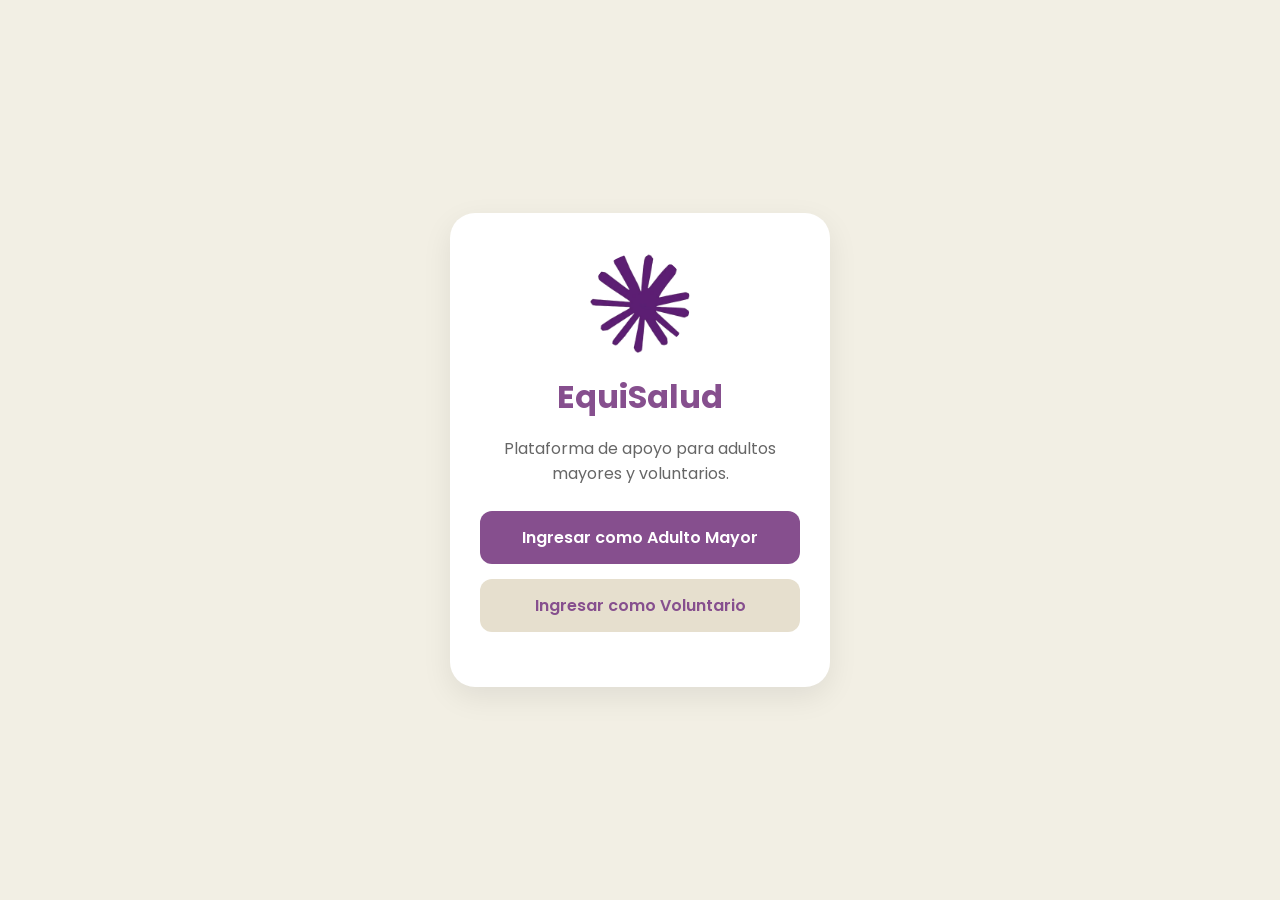
<file: index.html>
<!DOCTYPE html>
<html lang="es">
<head>
    <meta charset="UTF-8">
    <meta name="viewport" content="width=device-width, initial-scale=1.0">
    <title>EquiSalud</title>

    <link rel="stylesheet" href="css/style.css">

    <link href="https://fonts.googleapis.com/css2?family=Poppins:wght@300;400;500;600;700&display=swap" rel="stylesheet">

</head>
<body>

<div class="landing-container">

    <div class="landing-card">

        <div class="logo-circle">
            <img src="img/logo.png" alt="Logo EquiSalud">
        </div>

        <h1>EquiSalud</h1>

        <p class="subtitle">
            Plataforma de apoyo para adultos mayores y voluntarios.
        </p>

        <a href="adulto/inicio.html" class="btn-primary">
            Ingresar como Adulto Mayor
        </a>

        <a href="voluntario/inicio.html" class="btn-secondary">
            Ingresar como Voluntario
        </a>

    </div>

</div>

</body>
</html>
</file>
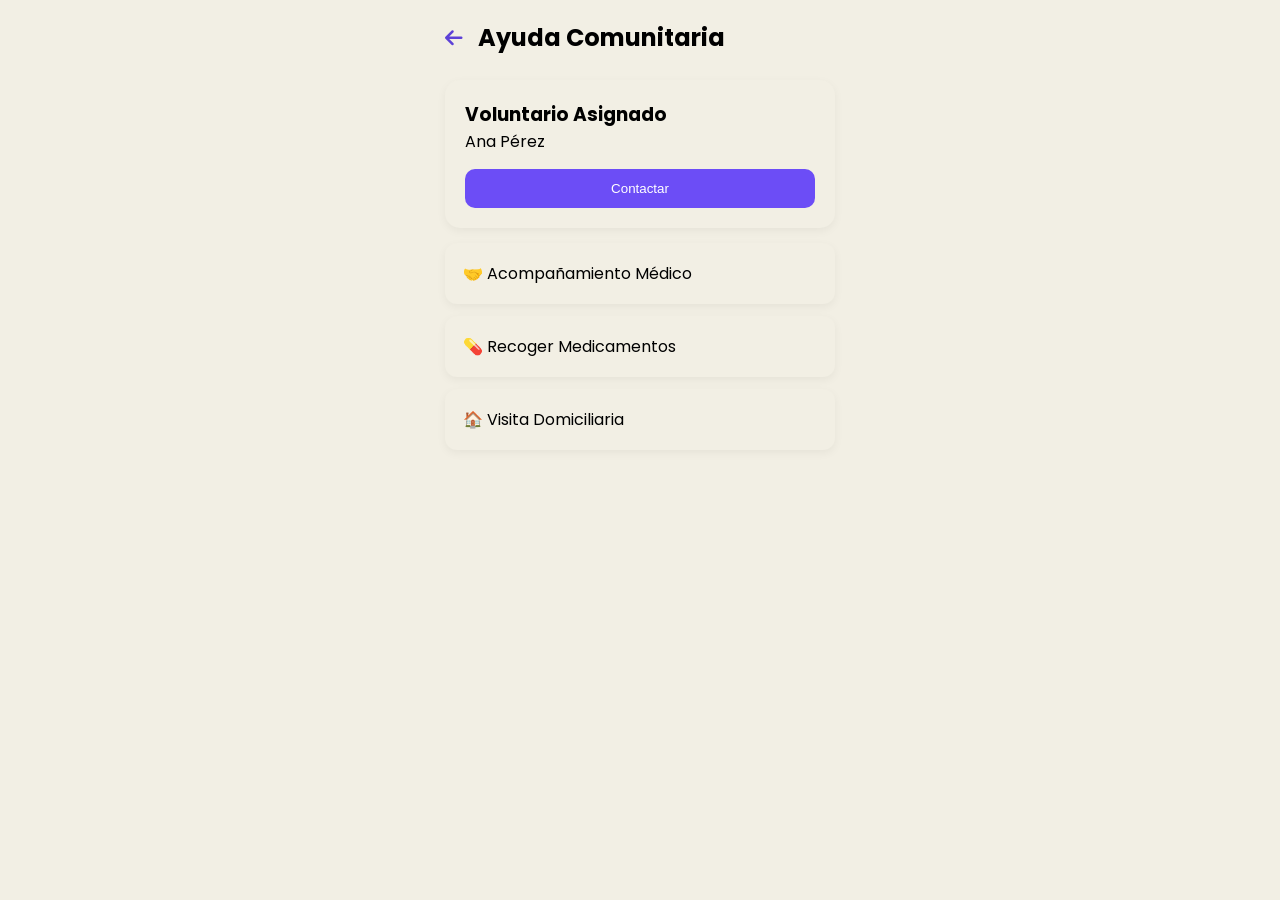
<file: adulto/ayuda.html>
<!DOCTYPE html>
<html lang="es">
    <link href="https://fonts.googleapis.com/css2?family=Poppins:wght@300;400;500;600;700&display=swap" rel="stylesheet">
<head>

<meta charset="UTF-8">
<meta name="viewport" content="width=device-width, initial-scale=1.0">

<title>Ayuda Comunitaria</title>

<link rel="stylesheet" href="../css/style.css">

<link rel="stylesheet"
href="https://cdnjs.cloudflare.com/ajax/libs/font-awesome/6.5.2/css/all.min.css">
<link href="https://fonts.googleapis.com/css2?family=Poppins:wght@300;400;500;600;700&display=swap" rel="stylesheet">

</head>

<body>

<div class="mobile-container">

    <div class="page-header">

        <a href="inicio.html">
            <i class="fa-solid fa-arrow-left"></i>
        </a>

        <h2>Ayuda Comunitaria</h2>

    </div>

    <div class="volunteer-card">

        <h3>Voluntario Asignado</h3>

        <p>Ana Pérez</p>

        <button class="contact-btn">
            Contactar
        </button>

    </div>

    <div class="help-option">

        🤝 Acompañamiento Médico

    </div>

    <div class="help-option">

        💊 Recoger Medicamentos

    </div>

    <div class="help-option">

        🏠 Visita Domiciliaria

    </div>

</div>

</body>
</html>
</file>
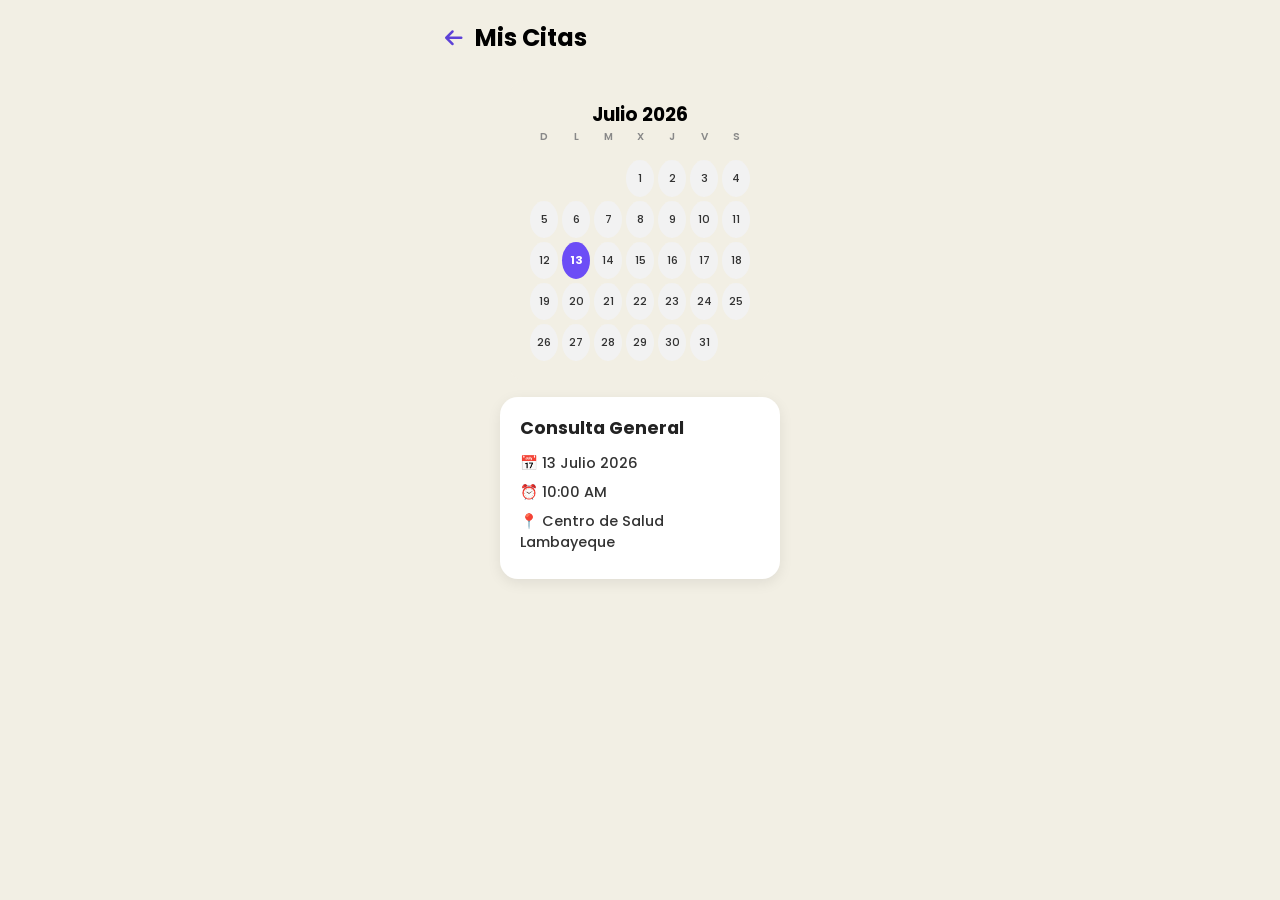
<file: adulto/citas.html>
<!DOCTYPE html>
<html lang="es">
  <link href="https://fonts.googleapis.com/css2?family=Poppins:wght@300;400;500;600;700&display=swap" rel="stylesheet">
<head>
<meta charset="UTF-8">
<meta name="viewport" content="width=device-width, initial-scale=1.0">

<title>Mis Citas</title>

<link rel="stylesheet" href="../css/style.css">

<link href="https://fonts.googleapis.com/css2?family=Poppins:wght@300;400;500;600;700&display=swap" rel="stylesheet">
<link href="https://fonts.googleapis.com/css2?family=Poppins:wght@300;400;500;600;700&display=swap" rel="stylesheet">

<link rel="stylesheet"
href="https://cdnjs.cloudflare.com/ajax/libs/font-awesome/6.5.2/css/all.min.css">

<style>
  body {
    font-family: 'Poppins', sans-serif;
  }

  .mobile-container {
    display: flex;
    flex-direction: column;
    align-items: center;
    text-align: center;
  }

  .page-header {
    width: 100%;
    display: flex;
    align-items: center;
    justify-content: flex-start;
    gap: 12px;
    text-align: left;
}

  .calendar-box {
    width: 100%;
    max-width: 260px;
    margin: 0 auto;
  }

  .calendar-box h3 {
    text-align: center;
  }

  .calendar-weekdays {
    display: grid;
    grid-template-columns: repeat(7, 1fr);
    gap: 4px;
    text-align: center;
    font-size: 0.65rem;
    font-weight: 600;
    color: #888;
    margin-bottom: 4px;
  }

  .calendar-grid {
    display: grid;
    grid-template-columns: repeat(7, 1fr);
    gap: 4px;
    justify-content: center;
  }

  .calendar-grid div {
    aspect-ratio: 1 / 1;
    width: 100%;
    max-width: 28px;
    margin: 0 auto;
    display: flex;
    align-items: center;
    justify-content: center;
    border-radius: 50%;
    background: #f2f2f2;
    font-size: 0.7rem;
    font-weight: 500;
    color: #333;
    transition: background 0.2s, color 0.2s;
  }

  .calendar-grid div.empty {
    background: transparent;
  }

  .calendar-grid div.active-day {
    background: #4caf93;
    color: #fff;
    font-weight: 700;
  }

  /* --- Tarjeta de cita estilo imagen --- */
  .appointment-card {
    width: 100%;
    max-width: 280px;
    margin: 16px auto 0;
    text-align: left;
    background: #fff;
    border-radius: 18px;
    padding: 18px 20px;
    box-shadow: 0 4px 14px rgba(0, 0, 0, 0.08);
  }

  .appointment-card h3 {
    font-family: 'Poppins', sans-serif;
    font-size: 1.1rem;
    font-weight: 700;
    color: #222;
    margin: 0 0 12px 0;
  }

  .appointment-card p {
    font-family: 'Poppins', sans-serif;
    font-size: 0.9rem;
    font-weight: 500;
    color: #333;
    display: flex;
    align-items: center;
    gap: 8px;
    margin: 8px 0;
  }
</style>

</head>
<body>

<div class="mobile-container">

    <div class="page-header">

        <a href="inicio.html">
            <i class="fa-solid fa-arrow-left"></i>
        </a>

        <h2>Mis Citas</h2>

    </div>

    <div class="calendar-box">

        <h3>Julio 2026</h3>

        <div class="calendar-weekdays">
            <div>D</div>
            <div>L</div>
            <div>M</div>
            <div>X</div>
            <div>J</div>
            <div>V</div>
            <div>S</div>
        </div>

        <div class="calendar-grid">

            <div class="empty"></div>
            <div class="empty"></div>
            <div class="empty"></div>
            <div>1</div>
            <div>2</div>
            <div>3</div>
            <div>4</div>

            <div>5</div>
            <div>6</div>
            <div>7</div>
            <div>8</div>
            <div>9</div>
            <div>10</div>
            <div>11</div>

            <div>12</div>
            <div class="active-day">13</div>
            <div>14</div>
            <div>15</div>
            <div>16</div>
            <div>17</div>
            <div>18</div>

            <div>19</div>
            <div>20</div>
            <div>21</div>
            <div>22</div>
            <div>23</div>
            <div>24</div>
            <div>25</div>

            <div>26</div>
            <div>27</div>
            <div>28</div>
            <div>29</div>
            <div>30</div>
            <div>31</div>

        </div>

    </div>

    <div class="appointment-card">

        <h3>Consulta General</h3>

        <p>📅 13 Julio 2026</p>

        <p>⏰ 10:00 AM</p>

        <p>📍 Centro de Salud Lambayeque</p>

    </div>

</div>

</body>
</html>
</file>
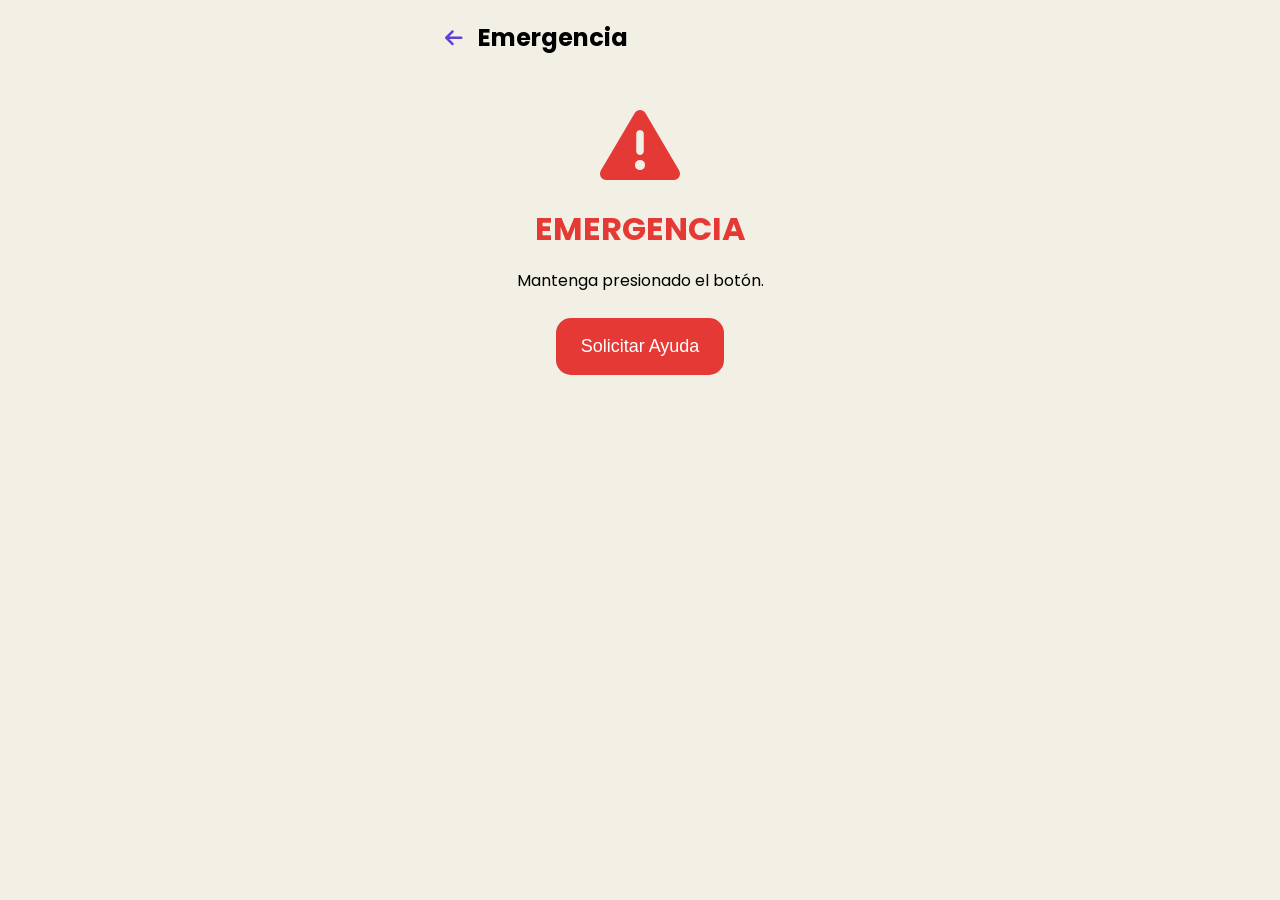
<file: adulto/emergencia.html>
<!DOCTYPE html>
<html lang="es">
    <link href="https://fonts.googleapis.com/css2?family=Poppins:wght@300;400;500;600;700&display=swap" rel="stylesheet">
<head>

<meta charset="UTF-8">
<meta name="viewport" content="width=device-width, initial-scale=1.0">

<title>Emergencia</title>

<link rel="stylesheet" href="../css/style.css">

<link rel="stylesheet"
href="https://cdnjs.cloudflare.com/ajax/libs/font-awesome/6.5.2/css/all.min.css">
<link href="https://fonts.googleapis.com/css2?family=Poppins:wght@300;400;500;600;700&display=swap" rel="stylesheet">

</head>

<body>

<div class="mobile-container">

    <div class="page-header">

        <a href="inicio.html">
            <i class="fa-solid fa-arrow-left"></i>
        </a>

        <h2>Emergencia</h2>

    </div>

    <div class="emergency-screen">

        <i class="fa-solid fa-triangle-exclamation"></i>

        <h1>EMERGENCIA</h1>

        <p>
            Mantenga presionado el botón.
        </p>

        <button id="panicButton">

            Solicitar Ayuda

        </button>

    </div>

</div>

<script src="../js/app.js"></script>

</body>
</html>
</file>
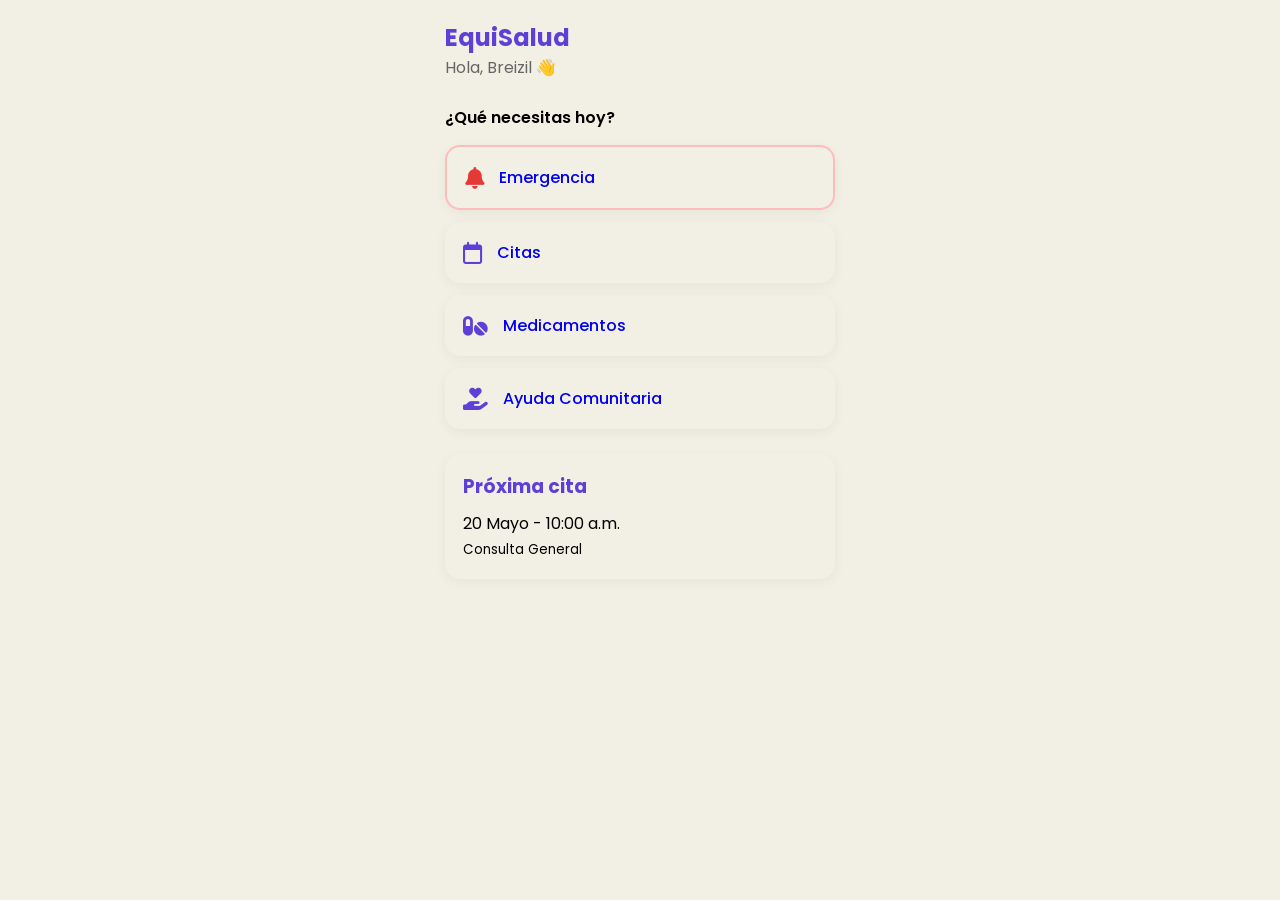
<file: adulto/inicio.html>
<!DOCTYPE html>
<html lang="es">
    <link href="https://fonts.googleapis.com/css2?family=Poppins:wght@300;400;500;600;700&display=swap" rel="stylesheet">
<head>

    <meta charset="UTF-8">
    <meta name="viewport" content="width=device-width, initial-scale=1.0">

    <title>Inicio - Adulto Mayor</title>

    <link rel="stylesheet" href="../css/style.css">

    <link href="https://fonts.googleapis.com/css2?family=Poppins:wght@300;400;500;600;700&display=swap"rel="stylesheet">

    <link rel="stylesheet" href="https://cdnjs.cloudflare.com/ajax/libs/font-awesome/6.5.2/css/all.min.css">
    <link href="https://fonts.googleapis.com/css2?family=Poppins:wght@300;400;500;600;700&display=swap" rel="stylesheet">

</head>

<body>

    <div class="mobile-container">

        <div class="app-header">

            <div>
                <h2>EquiSalud</h2>
                <p>Hola, Breizil 👋</p>
            </div>

        </div>

        <div class="section-title">
            ¿Qué necesitas hoy?
        </div>

        <a href="emergencia.html" class="menu-link">
            <div class="menu-card emergency-card">
                <i class="fa-solid fa-bell"></i>
                <span>Emergencia</span>
            </div>
        </a>

        <a href="citas.html" class="menu-link">
            <div class="menu-card">
                <i class="fa-regular fa-calendar"></i>
                <span>Citas</span>
            </div>
        </a>

        <a href="medicamentos.html" class="menu-link">
            <div class="menu-card">
                <i class="fa-solid fa-pills"></i>
                <span>Medicamentos</span>
            </div>
        </a>

        <a href="ayuda.html" class="menu-link">
            <div class="menu-card">
                <i class="fa-solid fa-hand-holding-heart"></i>
                <span>Ayuda Comunitaria</span>
            </div>
        </a>

            <div class="next-appointment">

                <h3>Próxima cita</h3>

                <p>20 Mayo - 10:00 a.m.</p>

                <small>
                    Consulta General
                </small>

            </div>

    </div>

    <script src="../js/app.js"></script>

</body>

</html>
</file>
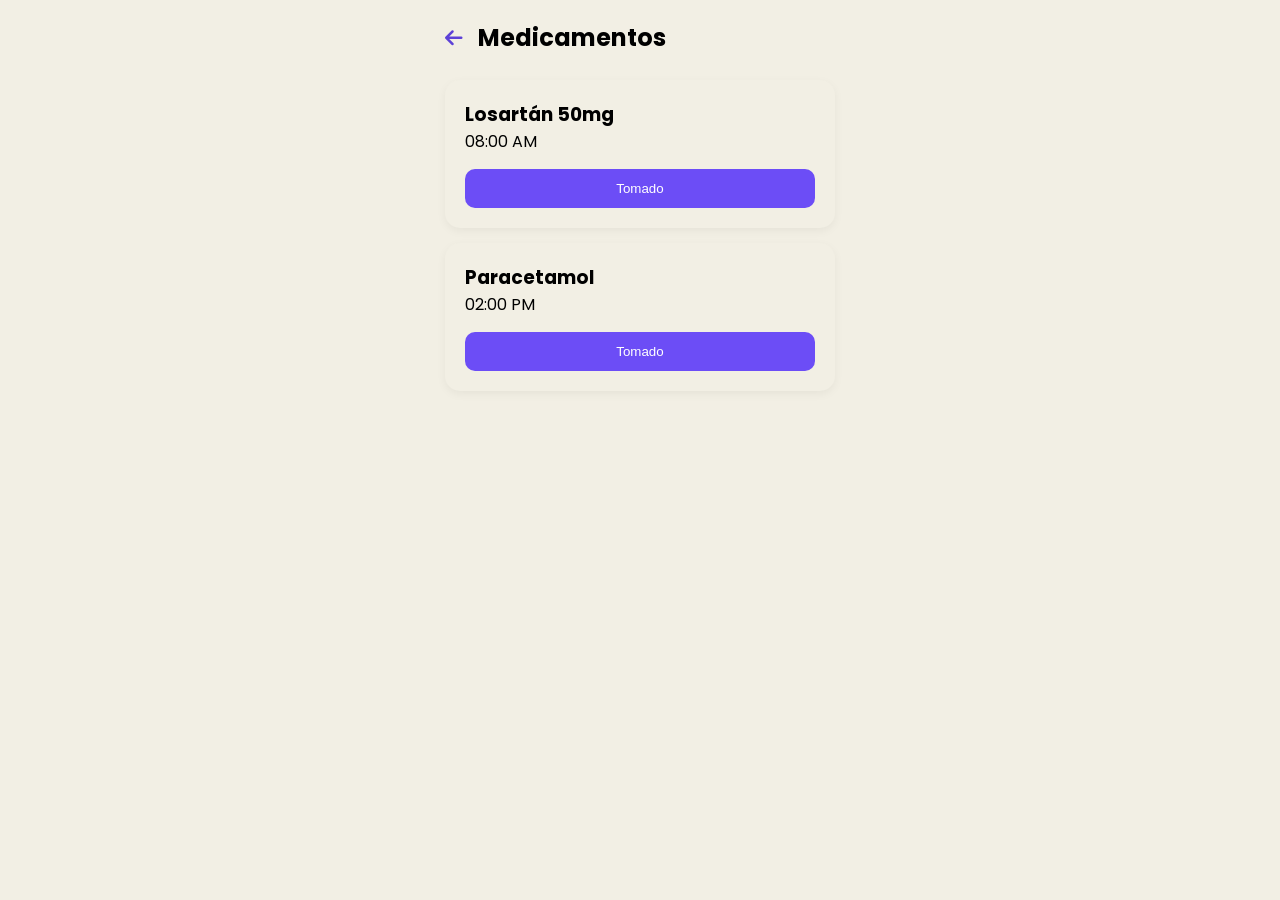
<file: adulto/medicamentos.html>
<!DOCTYPE html>
<html lang="es">
    <link href="https://fonts.googleapis.com/css2?family=Poppins:wght@300;400;500;600;700&display=swap" rel="stylesheet">
<head>

<meta charset="UTF-8">
<meta name="viewport" content="width=device-width, initial-scale=1.0">

<title>Medicamentos</title>

<link rel="stylesheet" href="../css/style.css">

<link rel="stylesheet"
href="https://cdnjs.cloudflare.com/ajax/libs/font-awesome/6.5.2/css/all.min.css">
<link href="https://fonts.googleapis.com/css2?family=Poppins:wght@300;400;500;600;700&display=swap" rel="stylesheet">

</head>

<body>

<div class="mobile-container">

    <div class="page-header">

        <a href="inicio.html">
            <i class="fa-solid fa-arrow-left"></i>
        </a>

        <h2>Medicamentos</h2>

    </div>

    <div class="medicine-card">

        <h3>Losartán 50mg</h3>

        <p>08:00 AM</p>

        <button class="taken-btn">
            Tomado
        </button>

    </div>

    <div class="medicine-card">

        <h3>Paracetamol</h3>

        <p>02:00 PM</p>

        <button class="taken-btn">
            Tomado
        </button>

    </div>

</div>

<script src="../js/app.js"></script>

</body>
</html>
</file>
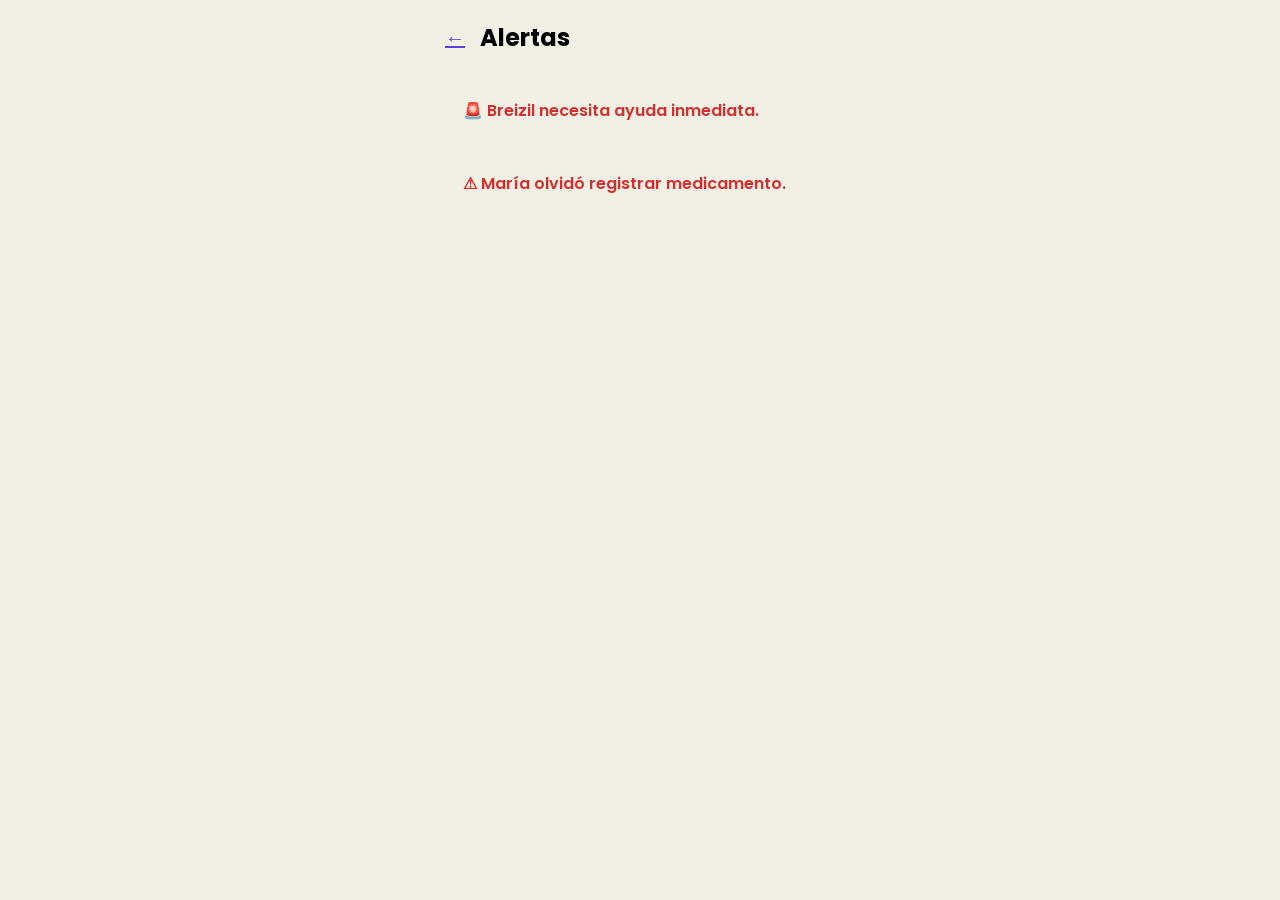
<file: voluntario/alertas.html>
<!DOCTYPE html>
<html lang="es">
    <link href="https://fonts.googleapis.com/css2?family=Poppins:wght@300;400;500;600;700&display=swap" rel="stylesheet">
<head>

<meta charset="UTF-8">

<meta name="viewport"
content="width=device-width, initial-scale=1.0">

<title>Alertas</title>

<link rel="stylesheet"
href="../css/style.css">

</head>

<body>

<div class="mobile-container">

    <div class="page-header">

        <a href="inicio.html">←</a>

        <h2>Alertas</h2>

    </div>

    <div class="alert-card">

        🚨 Breizil necesita ayuda inmediata.

    </div>

    <div class="alert-card">

        ⚠ María olvidó registrar medicamento.

    </div>

</div>

</body>
</html>
</file>
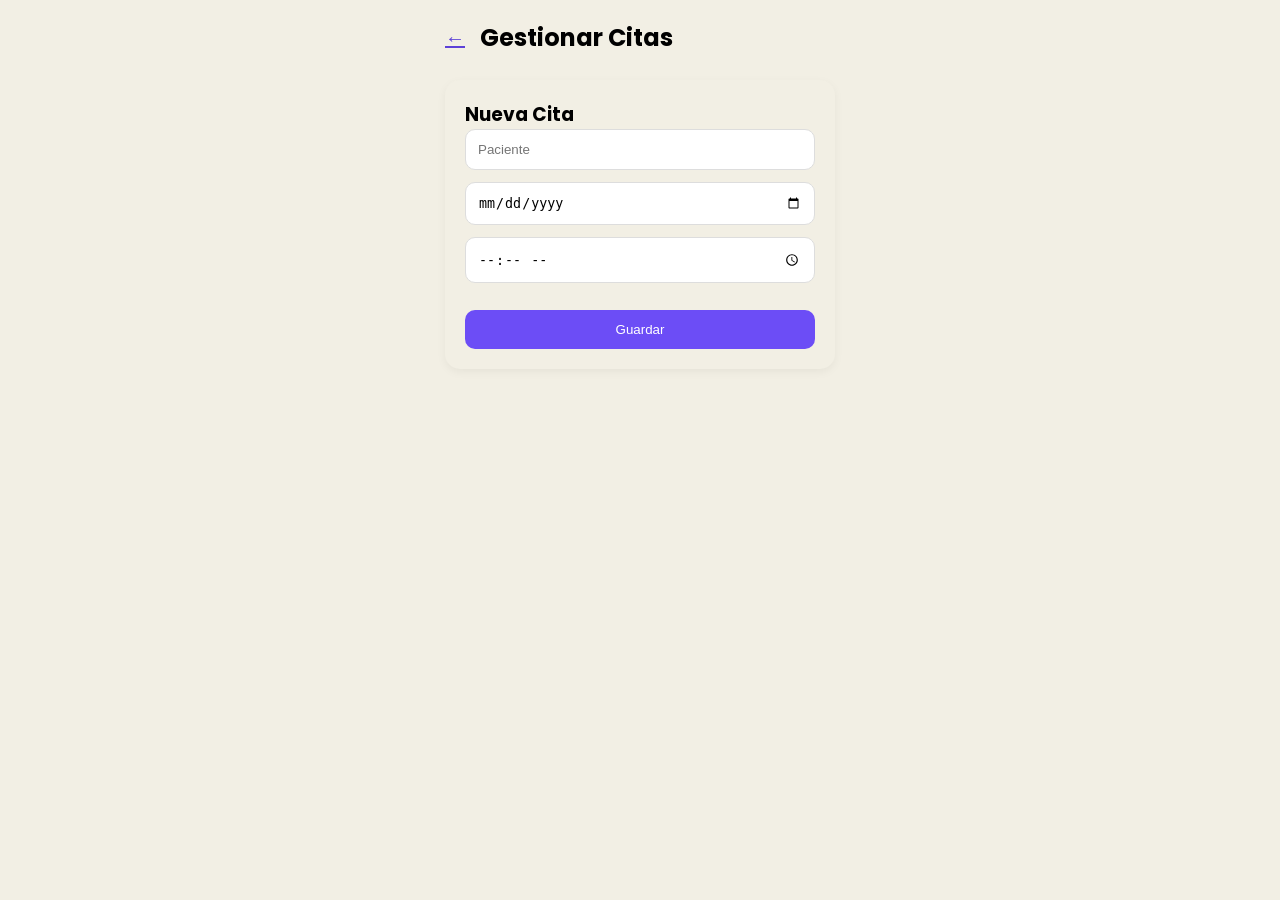
<file: voluntario/citas.html>
<!DOCTYPE html>
<html lang="es">
    <link href="https://fonts.googleapis.com/css2?family=Poppins:wght@300;400;500;600;700&display=swap" rel="stylesheet">
<head>

<meta charset="UTF-8">

<meta name="viewport"
content="width=device-width, initial-scale=1.0">

<title>Citas</title>

<link rel="stylesheet"
href="../css/style.css">

</head>

<body>

<div class="mobile-container">

    <div class="page-header">

        <a href="inicio.html">←</a>

        <h2>Gestionar Citas</h2>

    </div>

    <div class="appointment-card">

        <h3>Nueva Cita</h3>

        <input
        type="text"
        placeholder="Paciente"
        class="form-control">

        <input
        type="date"
        class="form-control">

        <input
        type="time"
        class="form-control">

        <button class="save-btn">

            Guardar

        </button>

    </div>

</div>

</body>

</html>
</file>
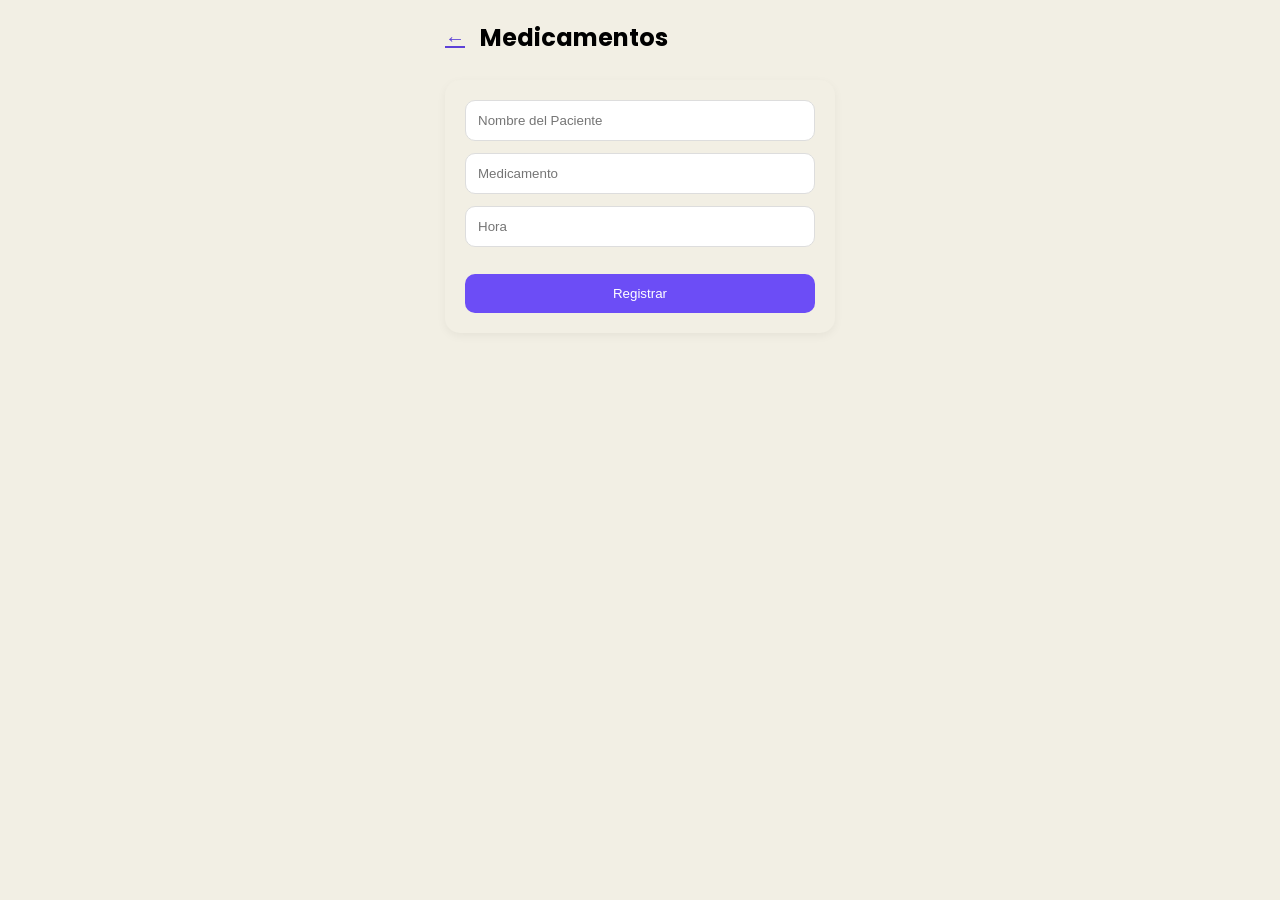
<file: voluntario/medicamentos.html>
<!DOCTYPE html>
<html lang="es">
    <link href="https://fonts.googleapis.com/css2?family=Poppins:wght@300;400;500;600;700&display=swap" rel="stylesheet">
<head>

<meta charset="UTF-8">

<meta name="viewport"
content="width=device-width, initial-scale=1.0">

<title>Medicamentos</title>

<link rel="stylesheet"
href="../css/style.css">

</head>

<body>

<div class="mobile-container">

    <div class="page-header">

        <a href="inicio.html">←</a>

        <h2>Medicamentos</h2>

    </div>

    <div class="medicine-card">

        <input
        type="text"
        placeholder="Nombre del Paciente"
        class="form-control">

        <input
        type="text"
        placeholder="Medicamento"
        class="form-control">

        <input
        type="text"
        placeholder="Hora"
        class="form-control">

        <button class="save-btn">

            Registrar

        </button>

    </div>

</div>
<script src="../js/app.js"></script>

</body>
</html>
</file>
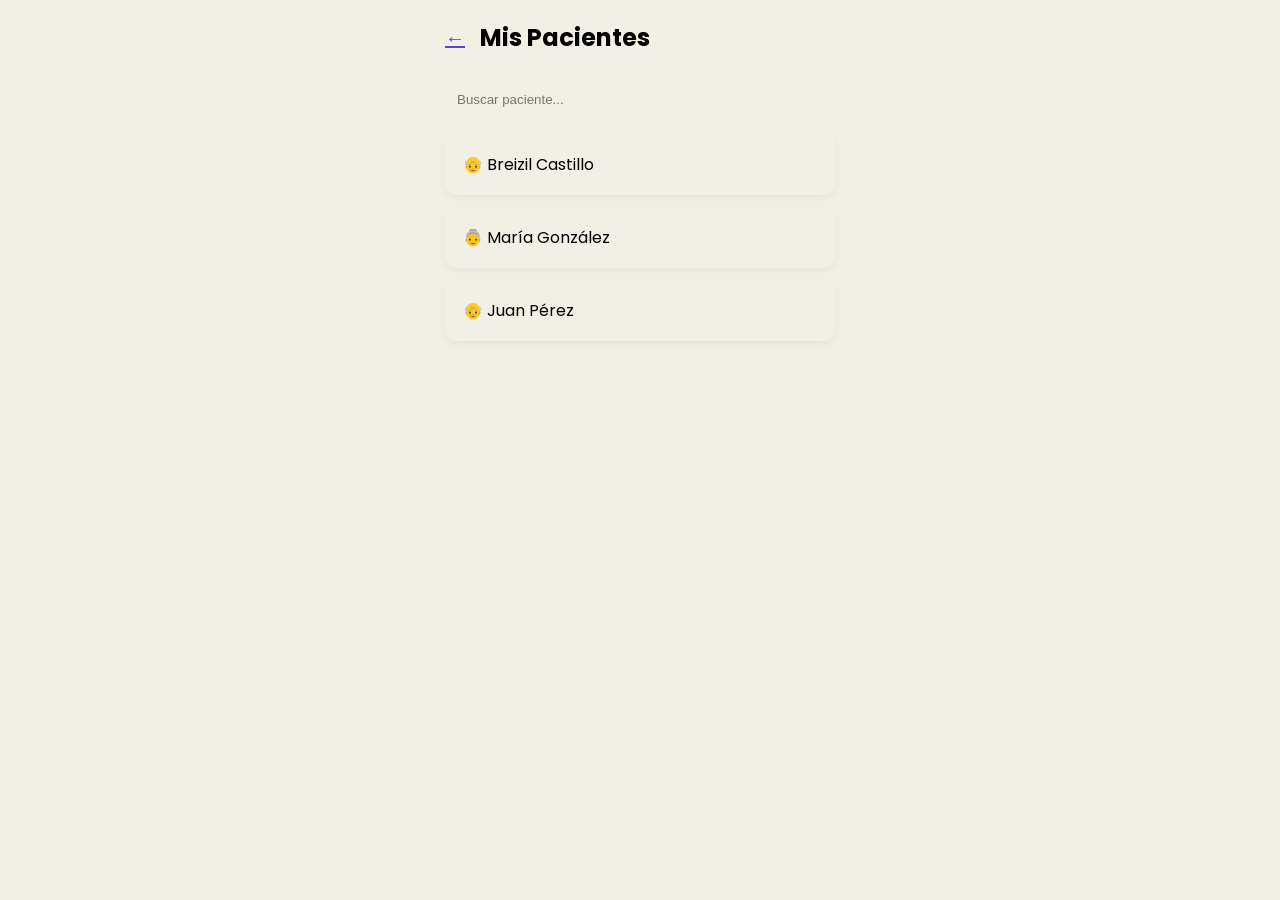
<file: voluntario/pacientes.html>
<!DOCTYPE html>
<html lang="es">
<head>

<meta charset="UTF-8">
<meta name="viewport" content="width=device-width, initial-scale=1.0">

<title>Pacientes</title>

<link rel="stylesheet" href="../css/style.css">
<link href="https://fonts.googleapis.com/css2?family=Poppins:wght@300;400;500;600;700&display=swap" rel="stylesheet">

</head>
<body>

<div class="mobile-container">

    <div class="page-header">

        <a href="inicio.html">←</a>

        <h2>Mis Pacientes</h2>

    </div>

    <input
    type="text"
    placeholder="Buscar paciente..."
    class="search-box">

    <div class="patient-card">
        👴 Breizil Castillo
    </div>

    <div class="patient-card">
        👵 María González
    </div>

    <div class="patient-card">
        👴 Juan Pérez
    </div>

</div>

</body>
</html>
</file>
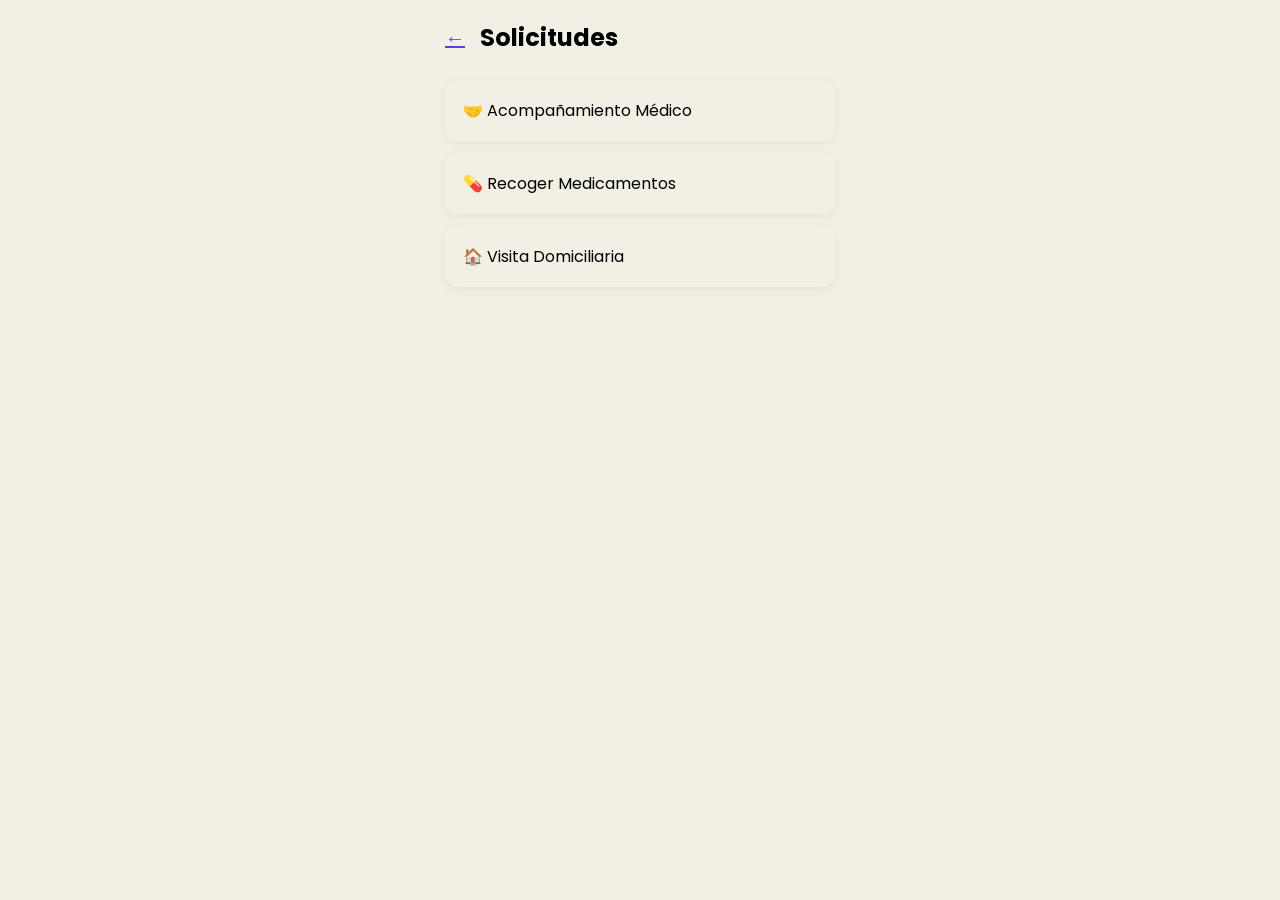
<file: voluntario/solicitudes.html>
<!DOCTYPE html>
<html lang="es">
    <link href="https://fonts.googleapis.com/css2?family=Poppins:wght@300;400;500;600;700&display=swap" rel="stylesheet">
<head>

<meta charset="UTF-8">

<meta name="viewport"
content="width=device-width, initial-scale=1.0">

<title>Solicitudes</title>

<link rel="stylesheet"
href="../css/style.css">

</head>

<body>

<div class="mobile-container">

    <div class="page-header">

        <a href="inicio.html">←</a>

        <h2>Solicitudes</h2>

    </div>

    <div class="help-option">

        🤝 Acompañamiento Médico

    </div>

    <div class="help-option">

        💊 Recoger Medicamentos

    </div>

    <div class="help-option">

        🏠 Visita Domiciliaria

    </div>

</div>

</body>
</html>
</file>
<file: css/style.css>
*{
    margin:0;
    padding:0;
    box-sizing:border-box;
}

body{
    font-family:'Poppins',sans-serif;
    background:#F2EFE4;
}

/* LANDING */

.landing-container{
    min-height:100vh;
    display:flex;
    justify-content:center;
    align-items:center;
    padding:20px;
}

.landing-card{

    background:white;

    width:380px;

    padding:40px 30px;

    border-radius:25px;

    text-align:center;

    box-shadow:0 10px 30px rgba(0,0,0,.08);
}

.logo-circle{

    width:100px;
    height:100px;

    border-radius:50%;

    margin:auto;

    display:flex;

    justify-content:center;
    align-items:center;

    font-size:40px;

    background:#ffffff;

    overflow:hidden;
}

.logo-circle img{

    width:100%;
    height:100%;

    object-fit:cover;
}

.landing-card h1{

    color:#864f8e;

    margin-top:20px;
}

.subtitle{

    margin:15px 0 25px;

    color:#666;
}

.btn-primary,
.btn-secondary{

    display:block;

    text-decoration:none;

    padding:14px;

    border-radius:12px;

    margin-bottom:15px;

    font-weight:600;
}

.btn-primary{

    background:#864f8e;

    color:white;
}

.btn-secondary{

    background:#e6dfce;

    color:#864f8e;
}

/* APP */

.mobile-container{

    max-width:430px;

    margin:auto;

    padding:20px;
}

.app-header{

    margin-bottom:25px;
}

.app-header h2{

    color:#5d41d7;
}

.app-header p{

    color:#666;
}

.section-title{

    font-weight:600;

    margin-bottom:15px;
}

.menu-card{

    background:#F2EFE4;

    padding:18px;

    border-radius:15px;

    margin-bottom:12px;

    display:flex;

    align-items:center;

    gap:15px;

    box-shadow:0 3px 12px rgba(0,0,0,.05);

    cursor:pointer;

    transition:.2s;
}

.menu-card:hover{

    transform:translateY(-2px);
}

.menu-card i{

    font-size:22px;

    color:#5d41d7;
}

.menu-card span{

    font-weight:500;
}

.emergency-card{

    border:2px solid #ffbcbc;
}

.emergency-card i{

    color:#e53935;
}

.next-appointment{

    margin-top:25px;

    background:#F2EFE4;

    border-radius:15px;

    padding:18px;

    box-shadow:0 3px 12px rgba(0,0,0,.05);
}

.next-appointment h3{

    color:#5d41d7;

    margin-bottom:10px;
}

.page-header{

    display:flex;
    align-items:center;
    gap:15px;

    margin-bottom:25px;
}

.page-header a{

    color:#5d41d7;
    font-size:20px;
}

.calendar-box{

    background:#f2efe4;

    padding:20px;

    border-radius:15px;

    margin-bottom:20px;
}

.calendar-grid{

    display:grid;

    grid-template-columns:repeat(7,1fr);

    gap:10px;

    margin-top:15px;
}

.calendar-grid div{

    background:#f2f4ff;

    text-align:center;

    padding:10px;

    border-radius:10px;
}

.active-day{

    background:#6c4df6 !important;

    color:white;
}

.appointment-card,
.medicine-card,
.volunteer-card{

    background:#F2EFE4;

    padding:20px;

    border-radius:15px;

    margin-bottom:15px;

    box-shadow:0 3px 10px rgba(0,0,0,.05);
}

.taken-btn,
.contact-btn{

    width:100%;
    margin-top:15px;
    padding:12px;
    border:none;
    border-radius:10px;
    background:#6c4df6;
    color:white;
    cursor:pointer;

    appearance:none;
    -webkit-appearance:none;
}

.help-option{

    background:#F2EFE4;

    padding:18px;

    margin-bottom:12px;

    border-radius:12px;

    box-shadow:0 3px 10px rgba(0,0,0,.05);
}

.emergency-screen{

    text-align:center;

    margin-top:50px;
}

.emergency-screen i{

    font-size:80px;

    color:#e53935;

    margin-bottom:20px;
}

.emergency-screen h1{

    color:#e53935;

    margin-bottom:15px;
}

#panicButton{

    margin-top:25px;

    background:#e53935;

    color:white;

    border:none;

    padding:18px 25px;

    border-radius:15px;

    font-size:18px;

    cursor:pointer;
}

.menu-link{
    text-decoration:none;
}

.search-box{

    width:100%;

    padding:12px;

    border:none;

    border-radius:12px;

    margin-bottom:15px;

    background:#F2EFE4;
}

.patient-card{

    background:#F2EFE4;

    padding:18px;

    border-radius:12px;

    margin-bottom:12px;

    box-shadow:0 3px 10px rgba(0,0,0,.05);
}

.form-control{

    width:100%;

    padding:12px;

    margin-bottom:12px;

    border:1px solid #ddd;

    border-radius:10px;
}

.save-btn{

    width:100%;
    margin-top:15px;
    padding:12px;
    border:none;
    border-radius:10px;
    background:#6c4df6;
    color:white;
    cursor:pointer;

    appearance:none;
    -webkit-appearance:none;
}

.alert-card{

    background:#F2EFE4;

    color:#d32f2f;

    padding:18px;

    border-radius:12px;

    margin-bottom:12px;

    font-weight:600;
}
</file>
